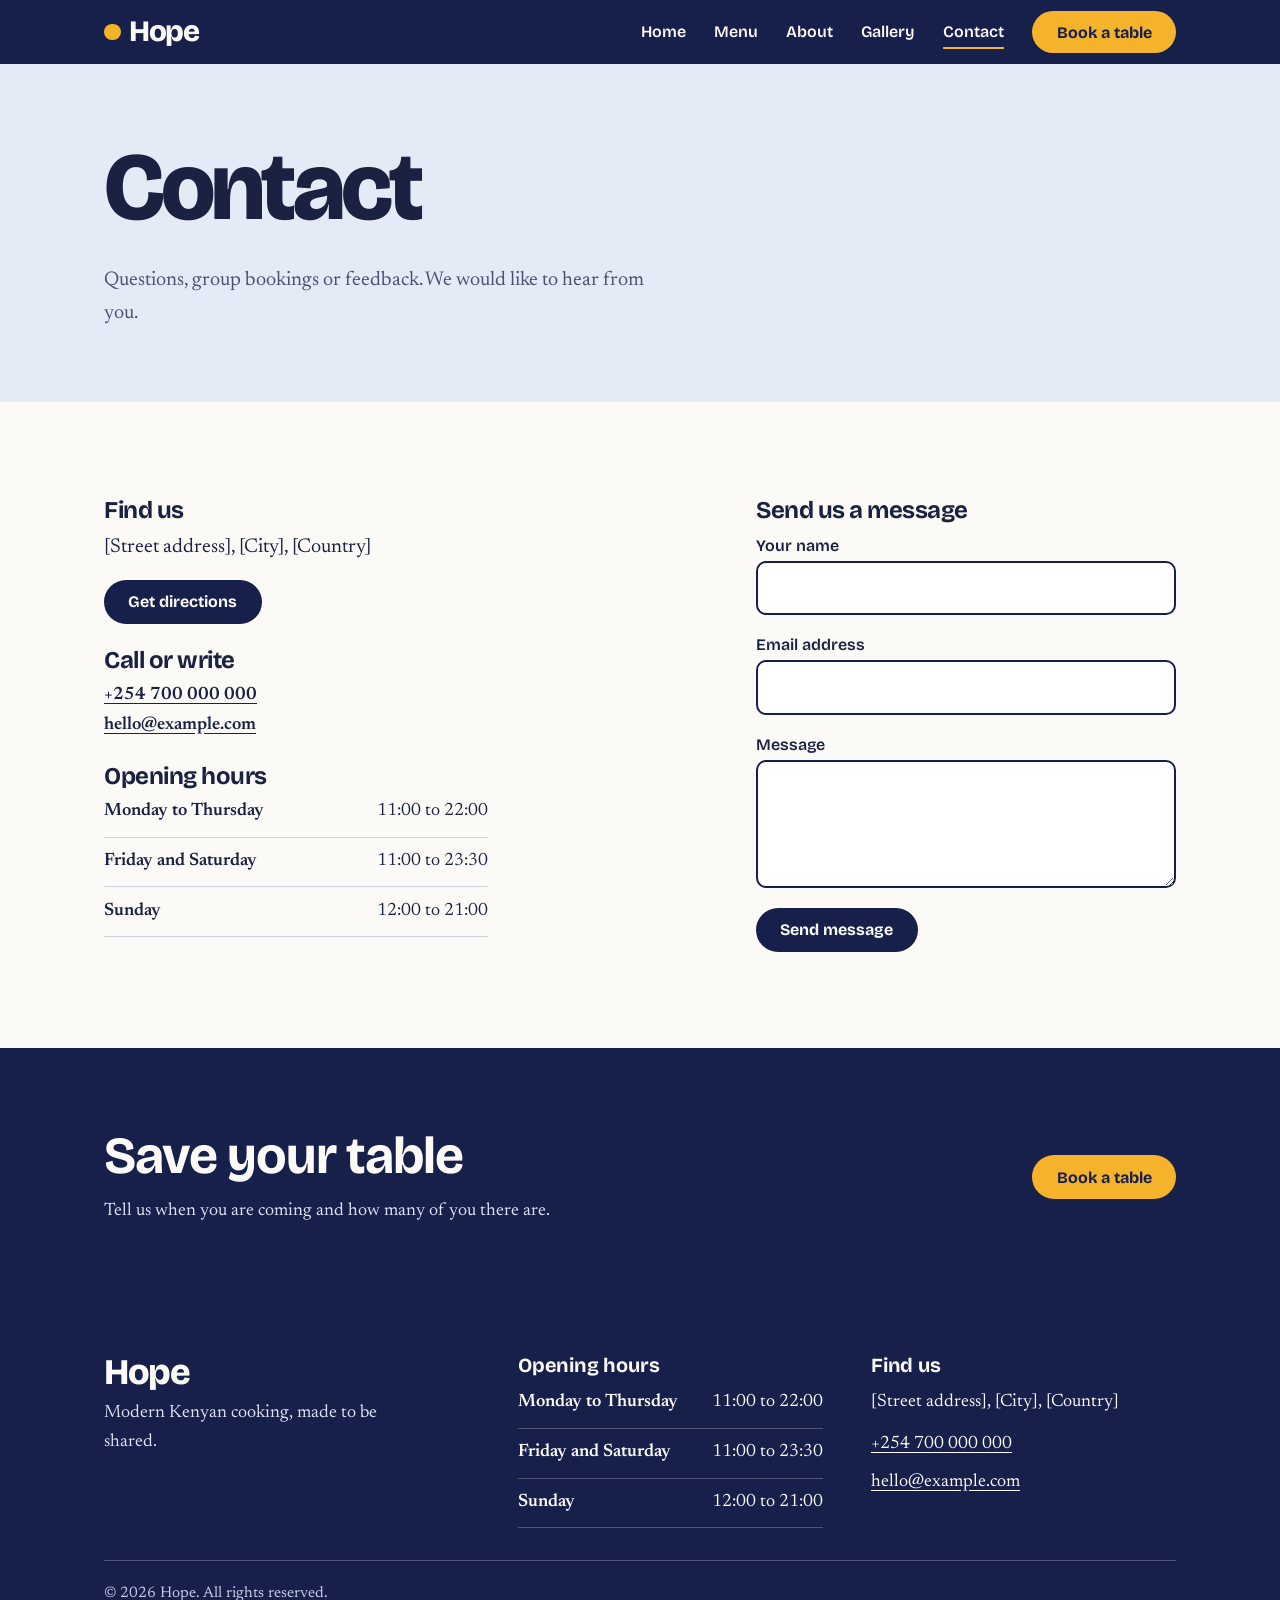
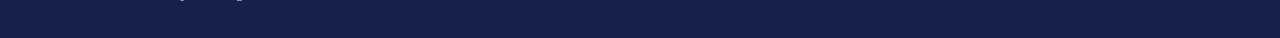
<file: contact.html>
<!DOCTYPE html>
<html lang="en">
<head>
  <meta charset="utf-8">
  <meta name="viewport" content="width=device-width, initial-scale=1">
  <title>Contact | Hope</title>
  <meta name="description" content="Find Hope, see opening hours, call us or send a message.">
  <meta name="theme-color" content="#171f4b">
  <meta property="og:type" content="restaurant.restaurant">
  <meta property="og:site_name" content="Hope">
  <meta property="og:title" content="Contact | Hope">
  <meta property="og:description" content="Find Hope, see opening hours, call us or send a message.">
  <!-- PLACEHOLDER: replace with the full web address of your share image once the site is live. -->
  <meta property="og:image" content="https://your-domain.example/images/og-cover.jpg">
  <meta name="twitter:card" content="summary_large_image">
  <link rel="icon" href="images/favicon.svg" type="image/svg+xml">
  <link rel="preconnect" href="https://fonts.googleapis.com">
  <link rel="preconnect" href="https://fonts.gstatic.com" crossorigin>
  <link rel="stylesheet" href="https://fonts.googleapis.com/css2?family=Bricolage+Grotesque:opsz,wght@12..96,500..800&family=Newsreader:ital,opsz,wght@0,6..72,400..600;1,6..72,400&display=swap">
  <link rel="stylesheet" href="css/styles.css">
</head>
<body>
  <a class="skip-link" href="#main">Skip to content</a>
  <header class="site-header">
    <div class="wrap header-inner">
      <a class="brand" href="index.html" aria-label="Hope, home"><span class="brand-sun" aria-hidden="true"></span>Hope</a>
      <a class="btn btn-sun btn-small header-book" href="reservations.html">Book a table</a>
      <button class="nav-toggle" type="button" aria-expanded="false" aria-controls="site-nav">
        <span class="nav-toggle-bars" aria-hidden="true"></span>
        <span class="sr-only">Open navigation</span>
      </button>
      <nav class="site-nav" id="site-nav" aria-label="Main">
        <ul>
          <li><a href="index.html">Home</a></li>
          <li><a href="menu.html">Menu</a></li>
          <li><a href="about.html">About</a></li>
          <li><a href="gallery.html">Gallery</a></li>
          <li><a href="contact.html" aria-current="page">Contact</a></li>
          <li class="nav-cta"><a href="reservations.html">Book a table</a></li>
        </ul>
      </nav>
    </div>
  </header>

  <main id="main">
    <div class="page-head">
      <div class="wrap">
        <h1>Contact</h1>
        <p class="lead">Questions, group bookings or feedback. We would like to hear from you.</p>
      </div>
    </div>

    <section class="section" aria-label="Contact details and message form">
      <div class="wrap form-wrap">
        <div class="details">
          <div>
            <h2 class="subtitle">Find us</h2>
            <address class="address" data-site="address">[Street address], [City], [Country]</address>
            <a class="btn btn-night" data-site="map" href="https://www.google.com/maps" target="_blank" rel="noopener">Get directions<span class="sr-only"> (opens in a new tab)</span></a>
          </div>
          <div>
            <h2 class="subtitle">Call or write</h2>
            <p><a class="link" data-site="phone" href="tel:+254700000000">+254 700 000 000</a></p>
            <p><a class="link" data-site="email" href="mailto:hello@example.com">hello@example.com</a></p>
            <p><a class="link" data-site="whatsapp" href="#" hidden>Message us on WhatsApp</a></p>
          </div>
          <div>
            <h2 class="subtitle">Opening hours</h2>
            <div data-site="hours">
              <dl class="hours-list">
                <div class="hours-row"><dt>Monday to Thursday</dt><dd>11:00 to 22:00</dd></div>
                <div class="hours-row"><dt>Friday and Saturday</dt><dd>11:00 to 23:30</dd></div>
                <div class="hours-row"><dt>Sunday</dt><dd>12:00 to 21:00</dd></div>
              </dl>
            </div>
          </div>
          <div class="map-embed" data-site="map-embed" hidden></div>
        </div>

        <form data-form="contact" novalidate>
          <h2 class="subtitle">Send us a message</h2>
          <div class="form-status" role="status" tabindex="-1" hidden></div>
          <div class="form-grid">
            <div class="field">
              <label for="name">Your name</label>
              <input id="name" name="name" type="text" autocomplete="name" required aria-describedby="name-error">
              <p class="field-error" id="name-error" hidden></p>
            </div>
            <div class="field">
              <label for="email">Email address</label>
              <input id="email" name="email" type="email" autocomplete="email" required aria-describedby="email-error">
              <p class="field-error" id="email-error" hidden></p>
            </div>
            <div class="field">
              <label for="message">Message</label>
              <textarea id="message" name="message" required aria-describedby="message-error"></textarea>
              <p class="field-error" id="message-error" hidden></p>
            </div>
            <div class="honeypot" aria-hidden="true">
              <label for="gotcha">Leave this field empty</label>
              <input id="gotcha" name="_gotcha" type="text" tabindex="-1" autocomplete="off">
            </div>
            <div>
              <button class="btn btn-night" type="submit">Send message</button>
            </div>
          </div>
        </form>
      </div>
    </section>

    <section class="cta-band" aria-labelledby="cta-title">
      <div class="wrap cta-inner">
        <div>
          <h2 id="cta-title">Save your table</h2>
          <p>Tell us when you are coming and how many of you there are.</p>
        </div>
        <a class="btn btn-sun" href="reservations.html">Book a table</a>
      </div>
    </section>
  </main>

  <footer class="site-footer">
    <div class="wrap footer-grid">
      <div>
        <p class="footer-brand">Hope</p>
        <p class="footer-note">Modern Kenyan cooking, made to be shared.</p>
        <div class="social" data-site="social"></div>
      </div>
      <div>
        <h2 class="footer-title">Opening hours</h2>
        <div data-site="hours">
          <dl class="hours-list">
            <div class="hours-row"><dt>Monday to Thursday</dt><dd>11:00 to 22:00</dd></div>
            <div class="hours-row"><dt>Friday and Saturday</dt><dd>11:00 to 23:30</dd></div>
            <div class="hours-row"><dt>Sunday</dt><dd>12:00 to 21:00</dd></div>
          </dl>
        </div>
      </div>
      <div>
        <h2 class="footer-title">Find us</h2>
        <address data-site="address">[Street address], [City], [Country]</address>
        <p><a data-site="phone" href="tel:+254700000000">+254 700 000 000</a></p>
        <p><a data-site="email" href="mailto:hello@example.com">hello@example.com</a></p>
        <p><a data-site="whatsapp" href="#" hidden>Message us on WhatsApp</a></p>
      </div>
    </div>
    <div class="wrap">
      <div class="footer-base">
        <p>&copy; <span data-site="year">2026</span> Hope. All rights reserved.</p>
        <p data-site="credits" hidden></p>
      </div>
    </div>
  </footer>

  <script src="js/config.js"></script>
  <script src="js/site.js"></script>
  <script src="js/forms.js"></script>
</body>
</html>
</file>
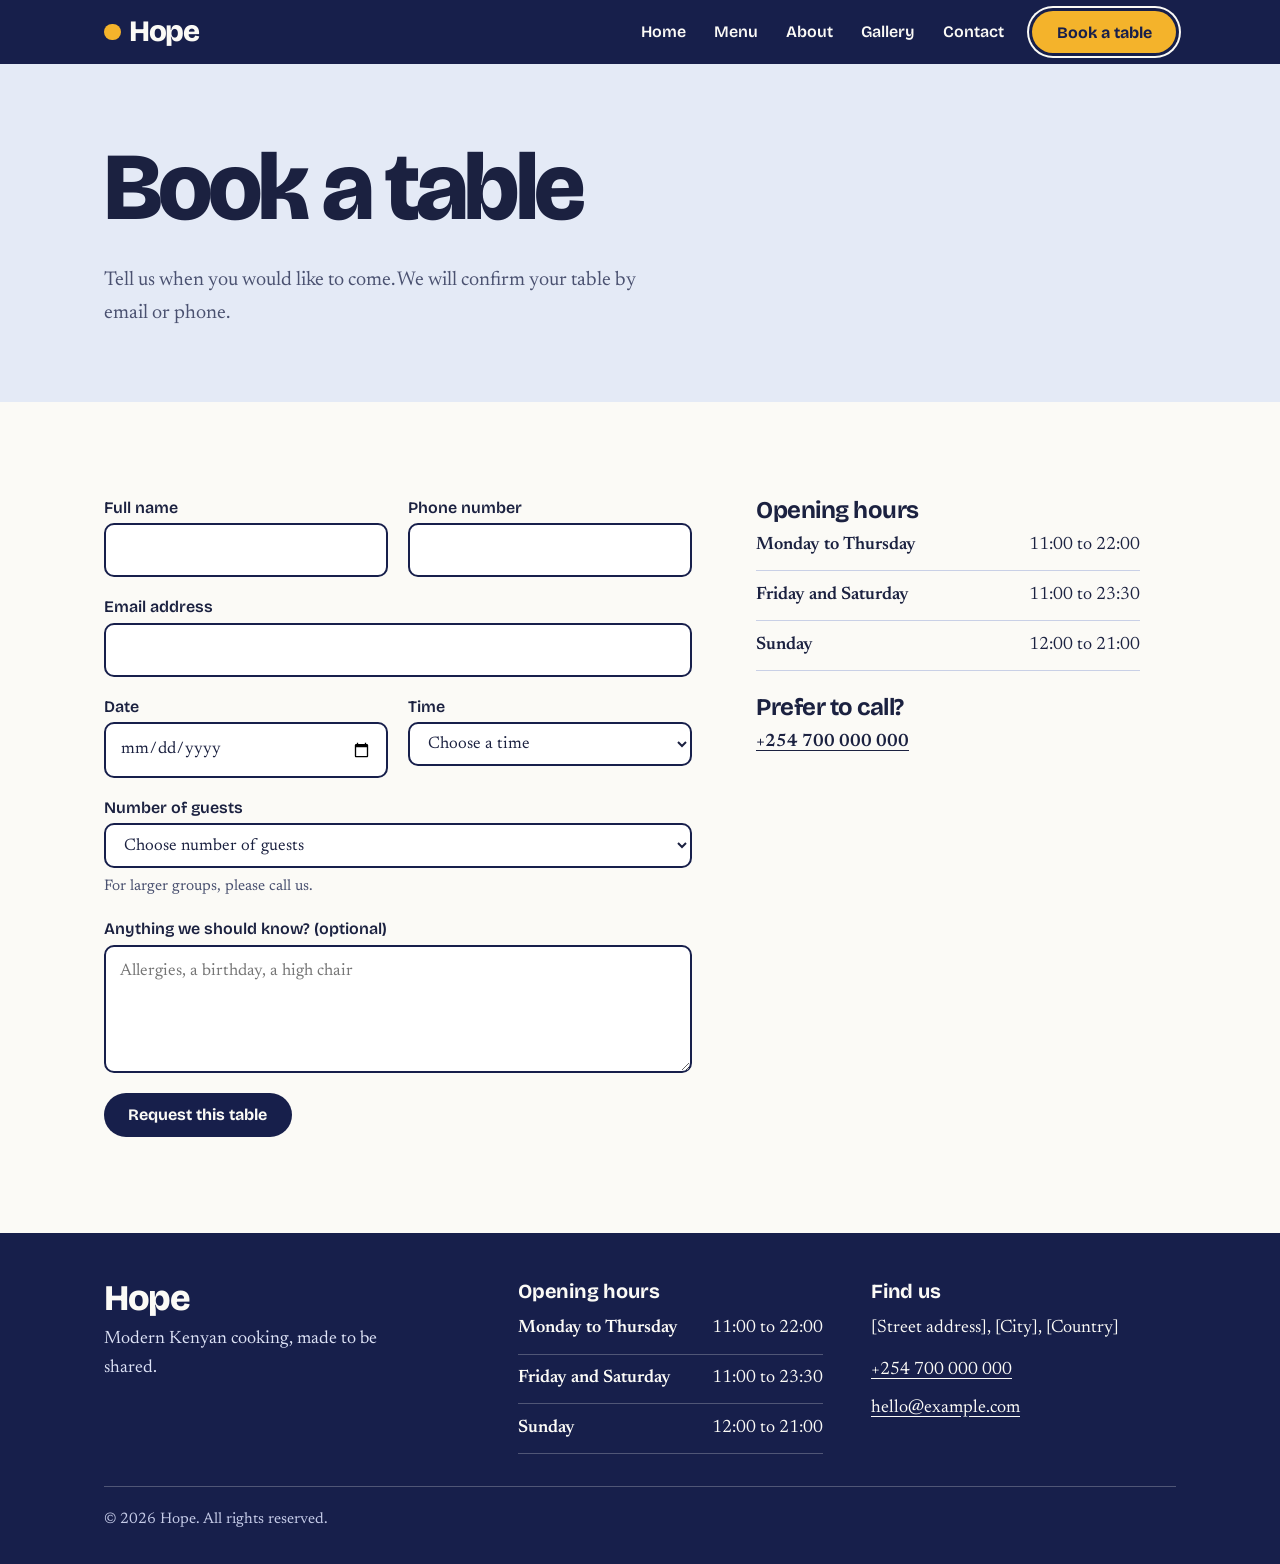
<file: reservations.html>
<!DOCTYPE html>
<html lang="en">
<head>
  <meta charset="utf-8">
  <meta name="viewport" content="width=device-width, initial-scale=1">
  <title>Book a table | Hope</title>
  <meta name="description" content="Reserve a table at Hope. Choose a date, time and party size and we will confirm by email or phone.">
  <meta name="theme-color" content="#171f4b">
  <meta property="og:type" content="restaurant.restaurant">
  <meta property="og:site_name" content="Hope">
  <meta property="og:title" content="Book a table | Hope">
  <meta property="og:description" content="Reserve a table at Hope. Choose a date, time and party size and we will confirm by email or phone.">
  <!-- PLACEHOLDER: replace with the full web address of your share image once the site is live. -->
  <meta property="og:image" content="https://your-domain.example/images/og-cover.jpg">
  <meta name="twitter:card" content="summary_large_image">
  <link rel="icon" href="images/favicon.svg" type="image/svg+xml">
  <link rel="preconnect" href="https://fonts.googleapis.com">
  <link rel="preconnect" href="https://fonts.gstatic.com" crossorigin>
  <link rel="stylesheet" href="https://fonts.googleapis.com/css2?family=Bricolage+Grotesque:opsz,wght@12..96,500..800&family=Newsreader:ital,opsz,wght@0,6..72,400..600;1,6..72,400&display=swap">
  <link rel="stylesheet" href="css/styles.css">
</head>
<body>
  <a class="skip-link" href="#main">Skip to content</a>
  <header class="site-header">
    <div class="wrap header-inner">
      <a class="brand" href="index.html" aria-label="Hope, home"><span class="brand-sun" aria-hidden="true"></span>Hope</a>
      <a class="btn btn-sun btn-small header-book" href="reservations.html" aria-current="page">Book a table</a>
      <button class="nav-toggle" type="button" aria-expanded="false" aria-controls="site-nav">
        <span class="nav-toggle-bars" aria-hidden="true"></span>
        <span class="sr-only">Open navigation</span>
      </button>
      <nav class="site-nav" id="site-nav" aria-label="Main">
        <ul>
          <li><a href="index.html">Home</a></li>
          <li><a href="menu.html">Menu</a></li>
          <li><a href="about.html">About</a></li>
          <li><a href="gallery.html">Gallery</a></li>
          <li><a href="contact.html">Contact</a></li>
          <li class="nav-cta"><a href="reservations.html" aria-current="page">Book a table</a></li>
        </ul>
      </nav>
    </div>
  </header>

  <main id="main">
    <div class="page-head">
      <div class="wrap">
        <h1>Book a table</h1>
        <p class="lead">Tell us when you would like to come. We will confirm your table by email or phone.</p>
      </div>
    </div>

    <section class="section" aria-label="Booking form">
      <div class="wrap form-wrap">
        <form data-form="booking" novalidate>
          <div class="form-status" role="status" tabindex="-1" hidden></div>
          <div class="form-grid form-grid--2">
            <div class="field">
              <label for="name">Full name</label>
              <input id="name" name="name" type="text" autocomplete="name" required aria-describedby="name-error">
              <p class="field-error" id="name-error" hidden></p>
            </div>
            <div class="field">
              <label for="phone">Phone number</label>
              <input id="phone" name="phone" type="tel" autocomplete="tel" required aria-describedby="phone-error">
              <p class="field-error" id="phone-error" hidden></p>
            </div>
            <div class="field field--full">
              <label for="email">Email address</label>
              <input id="email" name="email" type="email" autocomplete="email" required aria-describedby="email-error">
              <p class="field-error" id="email-error" hidden></p>
            </div>
            <div class="field">
              <label for="date">Date</label>
              <input id="date" name="date" type="date" required aria-describedby="date-error">
              <p class="field-error" id="date-error" hidden></p>
            </div>
            <div class="field">
              <label for="time">Time</label>
              <select id="time" name="time" required aria-describedby="time-error">
                <option value="">Choose a time</option>
              </select>
              <p class="field-error" id="time-error" hidden></p>
            </div>
            <div class="field field--full">
              <label for="guests">Number of guests</label>
              <select id="guests" name="guests" required aria-describedby="guests-hint guests-error">
                <option value="">Choose number of guests</option>
              </select>
              <p class="field-hint" id="guests-hint">For larger groups, please call us.</p>
              <p class="field-error" id="guests-error" hidden></p>
            </div>
            <div class="field field--full">
              <label for="notes">Anything we should know? (optional)</label>
              <textarea id="notes" name="notes" placeholder="Allergies, a birthday, a high chair"></textarea>
            </div>
            <div class="honeypot" aria-hidden="true">
              <label for="gotcha">Leave this field empty</label>
              <input id="gotcha" name="_gotcha" type="text" tabindex="-1" autocomplete="off">
            </div>
            <div class="field--full">
              <button class="btn btn-night" type="submit">Request this table</button>
            </div>
          </div>
        </form>

        <aside class="details" aria-label="Before you book">
          <div>
            <h2 class="subtitle">Opening hours</h2>
            <div data-site="hours">
              <dl class="hours-list">
                <div class="hours-row"><dt>Monday to Thursday</dt><dd>11:00 to 22:00</dd></div>
                <div class="hours-row"><dt>Friday and Saturday</dt><dd>11:00 to 23:30</dd></div>
                <div class="hours-row"><dt>Sunday</dt><dd>12:00 to 21:00</dd></div>
              </dl>
            </div>
          </div>
          <div>
            <h2 class="subtitle">Prefer to call?</h2>
            <p><a class="link" data-site="phone" href="tel:+254700000000">+254 700 000 000</a></p>
          </div>
        </aside>
      </div>
    </section>
  </main>

  <footer class="site-footer">
    <div class="wrap footer-grid">
      <div>
        <p class="footer-brand">Hope</p>
        <p class="footer-note">Modern Kenyan cooking, made to be shared.</p>
        <div class="social" data-site="social"></div>
      </div>
      <div>
        <h2 class="footer-title">Opening hours</h2>
        <div data-site="hours">
          <dl class="hours-list">
            <div class="hours-row"><dt>Monday to Thursday</dt><dd>11:00 to 22:00</dd></div>
            <div class="hours-row"><dt>Friday and Saturday</dt><dd>11:00 to 23:30</dd></div>
            <div class="hours-row"><dt>Sunday</dt><dd>12:00 to 21:00</dd></div>
          </dl>
        </div>
      </div>
      <div>
        <h2 class="footer-title">Find us</h2>
        <address data-site="address">[Street address], [City], [Country]</address>
        <p><a data-site="phone" href="tel:+254700000000">+254 700 000 000</a></p>
        <p><a data-site="email" href="mailto:hello@example.com">hello@example.com</a></p>
        <p><a data-site="whatsapp" href="#" hidden>Message us on WhatsApp</a></p>
      </div>
    </div>
    <div class="wrap">
      <div class="footer-base">
        <p>&copy; <span data-site="year">2026</span> Hope. All rights reserved.</p>
        <p data-site="credits" hidden></p>
      </div>
    </div>
  </footer>

  <script src="js/config.js"></script>
  <script src="js/site.js"></script>
  <script src="js/forms.js"></script>
</body>
</html>
</file>
<file: css/styles.css>
/* ==========================================================================
   Hope: styles
   To change the look, start with the colour and font tokens in :root.

   Contents
   1  Tokens          6  Hero
   2  Base            7  Content sections
   3  Layout          8  Menu
   4  Buttons         9  Gallery and lightbox
   5  Header          10 Forms
                      11 Footer
   ========================================================================== */

/* ---------- 1 Tokens ---------- */
:root {
  /* Colour. "Night" is the deep indigo of the sky before sunrise, "Sun" is the rising sun. */
  --night: #171f4b;
  --sun: #f4b32b;
  --sun-bright: #ffc94d;
  --paper: #fbfaf6;
  --sky: #e4eaf6;
  --ink: #1b2140;
  --muted: #4a5170;
  --chili: #b23a1e;
  --leaf: #24634a;
  --line: #c9d0e6;

  /* Type. Headings: Bricolage Grotesque. Body: Newsreader. Both fall back to system fonts. */
  --font-display: "Bricolage Grotesque", "Trebuchet MS", "Segoe UI", system-ui, sans-serif;
  --font-body: "Newsreader", Georgia, "Times New Roman", serif;

  --wrap: 72rem;
  --gutter: clamp(1.25rem, 4vw, 2.5rem);
  --radius: 0.625rem;
}

/* ---------- 2 Base ---------- */
*,
*::before,
*::after {
  box-sizing: border-box;
}

[hidden] {
  display: none !important;
}

html {
  -webkit-text-size-adjust: 100%;
  scroll-padding-top: 5rem;
}

body {
  margin: 0;
  background: var(--paper);
  color: var(--ink);
  font: 400 1.125rem/1.65 var(--font-body);
}

img {
  display: block;
  max-width: 100%;
}

h1,
h2,
h3 {
  margin: 0 0 0.5em;
  font-family: var(--font-display);
  font-weight: 700;
  line-height: 1.08;
  letter-spacing: -0.02em;
  text-wrap: balance;
}

h2 {
  font-size: clamp(2rem, 5vw, 3.25rem);
}

h3 {
  font-size: 1.25rem;
  letter-spacing: -0.01em;
}

p {
  margin: 0 0 1em;
}

a {
  color: inherit;
  text-underline-offset: 0.2em;
}

.link {
  font-weight: 600;
}

:focus-visible {
  outline: 3px solid var(--night);
  outline-offset: 3px;
}

.site-header :focus-visible,
.hero :focus-visible,
.site-footer :focus-visible,
.cta-band :focus-visible,
.lightbox :focus-visible {
  outline-color: var(--sun);
}

.sr-only {
  position: absolute;
  width: 1px;
  height: 1px;
  margin: -1px;
  padding: 0;
  overflow: hidden;
  clip: rect(0 0 0 0);
  white-space: nowrap;
  border: 0;
}

.skip-link {
  position: absolute;
  left: 1rem;
  top: -4rem;
  z-index: 100;
  padding: 0.75rem 1.25rem;
  background: var(--sun);
  color: var(--night);
  font: 700 1rem var(--font-display);
  border-radius: 999px;
}

.skip-link:focus {
  top: 0.75rem;
}

/* ---------- 3 Layout ---------- */
.wrap {
  width: 100%;
  max-width: var(--wrap);
  margin-inline: auto;
  padding-inline: var(--gutter);
}

.section {
  padding-block: clamp(3rem, 8vw, 6rem);
}

.section-sky {
  background: var(--sky);
}

.section-head {
  display: flex;
  flex-wrap: wrap;
  align-items: end;
  justify-content: space-between;
  gap: 1rem 2rem;
  margin-bottom: 2rem;
}

.section-head h2 {
  margin: 0;
}

.split {
  display: grid;
  gap: 2.5rem 4rem;
}

.split > h2 {
  margin: 0;
}

@media (min-width: 52rem) {
  .split {
    grid-template-columns: 1fr 1.2fr;
    align-items: start;
  }
}

.prose {
  max-width: 38rem;
}

.prose > :last-child {
  margin-bottom: 0;
}

.page-head {
  padding-block: clamp(2.5rem, 6vw, 4.5rem);
  background: var(--sky);
}

.page-head h1 {
  margin-bottom: 0.25em;
  font-size: clamp(3rem, 9vw, 6rem);
  font-weight: 800;
  letter-spacing: -0.04em;
}

.lead {
  max-width: 36rem;
  margin: 0;
  font-size: 1.25rem;
  color: var(--muted);
}

/* ---------- 4 Buttons ---------- */
.btn {
  display: inline-flex;
  align-items: center;
  justify-content: center;
  min-height: 2.75rem;
  padding: 0.6rem 1.4rem;
  border: 2px solid transparent;
  border-radius: 999px;
  font: 700 1rem/1.1 var(--font-display);
  text-align: center;
  text-decoration: none;
  cursor: pointer;
  transition: background-color 0.15s, color 0.15s, border-color 0.15s;
}

.btn:disabled {
  opacity: 0.6;
  cursor: wait;
}

.btn-sun {
  background: var(--sun);
  color: var(--night);
}

.btn-sun:hover {
  background: var(--sun-bright);
}

.btn-night {
  background: var(--night);
  color: var(--paper);
}

.btn-night:hover {
  background: #262f66;
}

.btn-outline {
  border-color: var(--night);
  color: var(--night);
  background: transparent;
}

.btn-outline:hover {
  background: var(--night);
  color: var(--paper);
}

.btn-outline-light {
  border-color: var(--paper);
  color: var(--paper);
  background: transparent;
}

.btn-outline-light:hover {
  background: var(--paper);
  color: var(--night);
}

.header-book {
  white-space: nowrap;
}

.btn-small {
  min-height: 2.5rem;
  padding: 0.4rem 1.1rem;
  font-size: 0.95rem;
}

/* ---------- 5 Header ---------- */
.site-header {
  position: sticky;
  top: 0;
  z-index: 50;
  background: var(--night);
  color: var(--paper);
}

.header-inner {
  display: flex;
  align-items: center;
  gap: 0.75rem;
  min-height: 4rem;
  padding-block: 0.5rem;
}

.brand {
  display: inline-flex;
  align-items: center;
  gap: 0.5rem;
  margin-right: auto;
  color: var(--paper);
  font: 800 1.85rem/1 var(--font-display);
  letter-spacing: -0.04em;
  text-decoration: none;
}

.brand-sun {
  width: 1.05rem;
  height: 1.05rem;
  border-radius: 50%;
  background: var(--sun);
}

.nav-toggle {
  display: inline-flex;
  align-items: center;
  justify-content: center;
  width: 2.75rem;
  height: 2.75rem;
  padding: 0;
  border: 2px solid var(--paper);
  border-radius: 999px;
  background: transparent;
  color: var(--paper);
  cursor: pointer;
}

.nav-toggle-bars,
.nav-toggle-bars::before,
.nav-toggle-bars::after {
  display: block;
  width: 1.1rem;
  height: 2px;
  background: currentColor;
  border-radius: 2px;
}

.nav-toggle-bars {
  position: relative;
}

.nav-toggle-bars::before,
.nav-toggle-bars::after {
  content: "";
  position: absolute;
  left: 0;
}

.nav-toggle-bars::before {
  top: -6px;
}

.nav-toggle-bars::after {
  top: 6px;
}

.site-nav {
  position: absolute;
  top: 100%;
  left: 0;
  right: 0;
  padding: 0.5rem var(--gutter) 1.25rem;
  background: var(--night);
  border-top: 1px solid rgba(251, 250, 246, 0.2);
}

.js .site-nav:not(.is-open) {
  display: none;
}

.site-nav ul {
  display: grid;
  margin: 0;
  padding: 0;
  list-style: none;
}

.site-nav a {
  display: block;
  padding: 0.7rem 0;
  border-bottom: 2px solid transparent;
  color: var(--paper);
  font: 600 1.1rem var(--font-display);
  text-decoration: none;
}

.site-nav a:hover,
.site-nav a[aria-current="page"] {
  border-bottom-color: var(--sun);
}

.nav-cta {
  display: none;
}

@media (min-width: 52rem) {
  .nav-toggle,
  .header-book {
    display: none;
  }

  .brand {
    margin-right: 0;
  }

  .site-nav,
  .js .site-nav:not(.is-open) {
    position: static;
    display: block;
    margin-left: auto;
    padding: 0;
    background: none;
    border: 0;
  }

  .site-nav ul {
    display: flex;
    align-items: center;
    gap: 1.75rem;
  }

  .site-nav a {
    padding: 0.4rem 0;
    font-size: 1rem;
  }

  .nav-cta {
    display: block;
  }

  .site-nav .nav-cta a {
    display: inline-flex;
    padding: 0.6rem 1.4rem;
    border: 2px solid transparent;
    border-radius: 999px;
    background: var(--sun);
    color: var(--night);
    font-weight: 700;
  }

  .site-nav .nav-cta a:hover {
    background: var(--sun-bright);
    border-bottom-color: transparent;
  }

  .site-nav .nav-cta a[aria-current="page"] {
    box-shadow: 0 0 0 3px var(--night), 0 0 0 5px var(--paper);
  }
}

/* ---------- 6 Hero: the rising sun ---------- */
.hero {
  position: relative;
  overflow: hidden;
  background: var(--night);
  color: var(--paper);
}

.hero-inner {
  display: grid;
  gap: 2.5rem;
  padding-top: clamp(2.5rem, 7vw, 5rem);
}

.hero h1 {
  margin: 0 0 0.15em;
  font-size: min(30vw, 8.5rem);
  font-weight: 800;
  line-height: 0.85;
  letter-spacing: -0.05em;
}

.hero-tagline {
  max-width: 22ch;
  margin-bottom: 1.75rem;
  color: #dde2f6;
  font-size: clamp(1.35rem, 3vw, 1.85rem);
  line-height: 1.3;
}

.hero-actions {
  display: flex;
  flex-wrap: wrap;
  gap: 0.75rem;
}

/* The sun is a circle that rises into a clipping box. A photo placed inside fills the circle. */
.sun-wrap {
  --sun-size: min(88vw, 32rem);
  width: var(--sun-size);
  height: calc(var(--sun-size) * 0.5);
  margin-inline: auto;
  overflow: hidden;
}

.sun {
  width: var(--sun-size);
  aspect-ratio: 1;
  overflow: hidden;
  border-radius: 50%;
  background: var(--sun);
  animation: rise 1.4s cubic-bezier(0.2, 0.7, 0.2, 1) both;
}

.sun img {
  width: 100%;
  height: 100%;
  object-fit: cover;
  color: transparent;
  font-size: 0;
}

@keyframes rise {
  from {
    transform: translateY(100%);
  }
  to {
    transform: none;
  }
}

@media (min-width: 52rem) {
  .hero-inner {
    grid-template-columns: 1.1fr 0.9fr;
    align-items: end;
    gap: 2rem;
  }

  .hero-copy {
    padding-bottom: clamp(3rem, 7vw, 5rem);
  }

  .hero h1 {
    font-size: clamp(6rem, 16vw, 12rem);
  }

  .sun-wrap {
    --sun-size: min(38vw, 34rem);
    height: calc(var(--sun-size) * 0.78);
    margin-inline: 0;
    justify-self: end;
  }
}

/* ---------- 7 Content sections ---------- */
.featured {
  display: grid;
  grid-template-columns: repeat(2, minmax(0, 1fr));
  gap: 2rem 1rem;
  margin: 0;
  padding: 0;
  list-style: none;
}

@media (min-width: 52rem) {
  .featured {
    grid-template-columns: repeat(4, minmax(0, 1fr));
    gap: 2rem;
  }
}

.address {
  margin-bottom: 1rem;
  font-style: normal;
  font-size: 1.25rem;
}

.hours-list {
  display: grid;
  gap: 0.6rem;
  max-width: 24rem;
  margin: 0;
}

.hours-row {
  display: flex;
  justify-content: space-between;
  gap: 1.5rem;
  padding-bottom: 0.6rem;
  border-bottom: 1px solid var(--line);
}

.hours-row dt {
  font-weight: 600;
}

.hours-row dd {
  margin: 0;
  text-align: right;
}

.subtitle {
  margin-top: 0;
  font-size: 1.5rem;
}

.visit-actions {
  display: flex;
  flex-wrap: wrap;
  gap: 0.75rem;
  align-items: center;
}

.cta-band {
  padding-block: clamp(3rem, 7vw, 5rem);
  background: var(--night);
  color: var(--paper);
}

.cta-inner {
  display: flex;
  flex-wrap: wrap;
  align-items: center;
  justify-content: space-between;
  gap: 1.5rem 3rem;
}

.cta-inner h2 {
  margin: 0 0 0.25em;
}

.cta-inner p {
  margin: 0;
  color: #dde2f6;
}

.about-photo {
  width: min(100%, 22rem);
}

.values {
  display: grid;
  gap: 2rem;
  margin: 0;
  padding: 0;
  list-style: none;
}

.values li {
  padding-top: 1rem;
  border-top: 3px solid var(--night);
}

.values h3 {
  margin-bottom: 0.4em;
}

.values p {
  margin: 0;
  color: var(--muted);
}

@media (min-width: 52rem) {
  .values {
    grid-template-columns: repeat(3, 1fr);
    gap: 2.5rem;
  }
}

/* ---------- 8 Menu ---------- */
.dish {
  display: grid;
  grid-template-columns: 6.5rem 1fr;
  gap: 1rem;
  align-items: start;
}

.dish--feature {
  display: block;
}

.arch {
  position: relative;
  aspect-ratio: 4 / 5;
  overflow: hidden;
  border-radius: 999px 999px var(--radius) var(--radius);
  background: var(--sky);
}

.arch img {
  position: absolute;
  inset: 0;
  width: 100%;
  height: 100%;
  object-fit: cover;
}

.dish--feature .arch {
  margin-bottom: 1rem;
}

.dish-head {
  display: flex;
  align-items: baseline;
  justify-content: space-between;
  gap: 0.75rem;
}

.dish--feature .dish-head {
  flex-direction: column;
  gap: 0.15rem;
}

.dish-name {
  margin: 0;
  font-size: 1.15rem;
  line-height: 1.2;
}

.dish-price {
  margin: 0;
  font: 700 1.1rem var(--font-display);
  white-space: nowrap;
}

.dish-desc {
  margin: 0.35rem 0 0;
  color: var(--muted);
  font-size: 1rem;
  line-height: 1.5;
}

.dish--feature .dish-desc {
  display: none;
}

@media (min-width: 40rem) {
  .dish--feature .dish-desc {
    display: block;
  }
}

.tags {
  display: flex;
  flex-wrap: wrap;
  gap: 0.35rem;
  margin: 0.6rem 0 0;
  padding: 0;
  list-style: none;
}

.tag {
  padding: 0.25rem 0.6rem;
  border: 1px solid currentColor;
  border-radius: 999px;
  font: 600 0.8125rem/1.2 var(--font-display);
}

.tag-vegetarian,
.tag-vegan {
  color: var(--leaf);
}

.tag-halal {
  color: #2b3570;
}

.tag-spicy {
  color: var(--chili);
}

.tag-gluten-free {
  color: #7a5300;
}

.dish--feature .tags {
  display: none;
}

.filters {
  display: grid;
  gap: 1.25rem;
  margin-bottom: 2.5rem;
}

.filter-label {
  display: block;
  margin-bottom: 0.4rem;
  color: var(--muted);
  font: 600 0.95rem var(--font-display);
}

.chips {
  display: flex;
  flex-wrap: wrap;
  gap: 0.5rem;
}

.chip {
  min-height: 2.5rem;
  padding: 0.4rem 1rem;
  border: 2px solid var(--night);
  border-radius: 999px;
  background: transparent;
  color: var(--night);
  font: 600 0.95rem var(--font-display);
  cursor: pointer;
}

.chip:hover {
  background: var(--sky);
}

.chip[aria-pressed="true"] {
  background: var(--night);
  color: var(--paper);
}

.filter-status {
  display: flex;
  flex-wrap: wrap;
  align-items: center;
  gap: 0.75rem 1rem;
  min-height: 2.5rem;
}

.filter-status p {
  margin: 0;
  color: var(--muted);
  font-weight: 500;
}

.menu-section h2 {
  margin-bottom: 1.25rem;
  padding-bottom: 0.4rem;
  border-bottom: 2px solid var(--night);
  font-size: clamp(1.75rem, 4vw, 2.5rem);
}

.menu-section + .menu-section {
  margin-top: 3rem;
}

.dish-list {
  display: grid;
  gap: 1.75rem 3rem;
  margin: 0;
  padding: 0;
  list-style: none;
}

@media (min-width: 56rem) {
  .dish-list {
    grid-template-columns: 1fr 1fr;
  }
}

.empty-state {
  padding: 2rem 0;
}

/* Placeholder shown when a photo file is missing */
.ph {
  position: absolute;
  inset: 0;
  display: grid;
  place-items: center;
  padding: 1rem;
  background-color: var(--ph-bg, var(--sky));
  background-image: radial-gradient(
    circle at 50% 55%,
    transparent 0 30%,
    rgba(23, 31, 75, 0.14) 30% 31%,
    transparent 31% 46%,
    rgba(23, 31, 75, 0.14) 46% 47%,
    transparent 47%
  );
  color: var(--night);
  text-align: center;
}

.ph span {
  font: 600 1rem var(--font-display);
}

.ph-starters {
  --ph-bg: #e4eaf6;
}

.ph-mains {
  --ph-bg: #f9e7bd;
}

.ph-desserts {
  --ph-bg: #f5dad2;
}

.ph-drinks {
  --ph-bg: #d9ece2;
}

/* ---------- 9 Gallery and lightbox ---------- */
.gallery {
  display: grid;
  grid-template-columns: repeat(2, 1fr);
  gap: 0.75rem;
  margin: 0;
  padding: 0;
  list-style: none;
}

@media (min-width: 52rem) {
  .gallery {
    grid-template-columns: repeat(3, 1fr);
    gap: 1rem;
  }
}

.tile {
  position: relative;
  display: block;
  width: 100%;
  aspect-ratio: 4 / 3;
  padding: 0;
  overflow: hidden;
  border: 0;
  border-radius: var(--radius);
  background: var(--sky);
  cursor: zoom-in;
}

.tile img {
  position: absolute;
  inset: 0;
  width: 100%;
  height: 100%;
  object-fit: cover;
  transition: transform 0.4s;
}

.tile:hover img {
  transform: scale(1.04);
}

.lightbox {
  width: min(92vw, 60rem);
  max-width: none;
  padding: 0;
  border: 0;
  border-radius: var(--radius);
  background: var(--night);
  color: var(--paper);
}

.lightbox::backdrop {
  background: rgba(23, 31, 75, 0.88);
}

.lightbox figure {
  margin: 0;
}

.lightbox-media {
  position: relative;
  aspect-ratio: 4 / 3;
  max-height: 75vh;
  width: 100%;
  background: var(--sky);
}

.lightbox-media img {
  position: absolute;
  inset: 0;
  width: 100%;
  height: 100%;
  object-fit: contain;
  background: var(--night);
}

.lightbox figcaption {
  padding: 0.9rem 1.25rem 0;
  font-size: 1.05rem;
}

.lightbox-controls {
  display: flex;
  flex-wrap: wrap;
  gap: 0.6rem;
  padding: 0.9rem 1.25rem 1.25rem;
}

.lightbox-controls .close {
  margin-left: auto;
}

/* ---------- 10 Forms ---------- */
.form-wrap {
  display: grid;
  gap: 2.5rem 4rem;
}

@media (min-width: 52rem) {
  .form-wrap {
    grid-template-columns: 1.4fr 1fr;
    align-items: start;
  }
}

.form-grid {
  display: grid;
  gap: 1.25rem;
}

@media (min-width: 40rem) {
  .form-grid--2 {
    grid-template-columns: 1fr 1fr;
  }

  .field--full {
    grid-column: 1 / -1;
  }
}

.field {
  display: grid;
  gap: 0.4rem;
  align-content: start;
}

.field label {
  font: 600 1rem var(--font-display);
}

.field input,
.field select,
.field textarea {
  width: 100%;
  min-height: 2.75rem;
  padding: 0.7rem 0.9rem;
  border: 2px solid var(--night);
  border-radius: var(--radius);
  background: #fff;
  color: var(--ink);
  font: inherit;
  font-size: 1.05rem;
}

.field textarea {
  min-height: 8rem;
  resize: vertical;
}

.field [aria-invalid="true"] {
  border-color: var(--chili);
  box-shadow: 0 0 0 1px var(--chili);
}

.field-hint {
  margin: 0;
  color: var(--muted);
  font-size: 0.95rem;
}

.field-error {
  margin: 0;
  color: var(--chili);
  font: 600 0.95rem var(--font-display);
}

.honeypot {
  position: absolute;
  left: -9999px;
  width: 1px;
  height: 1px;
  overflow: hidden;
}

.form-status {
  margin: 0 0 1.25rem;
  padding: 1rem 1.25rem;
  border-left: 6px solid var(--leaf);
  background: #e3f0e9;
  color: var(--ink);
}

.form-status p {
  margin: 0 0 0.4rem;
}

.form-status p:last-child {
  margin-bottom: 0;
}

.form-status-title {
  font: 700 1.15rem var(--font-display);
}

.form-status--error {
  border-left-color: var(--chili);
  background: #f8e4de;
}

.details {
  display: grid;
  gap: 1.5rem;
}

.details h2,
.details h3 {
  margin-bottom: 0.3em;
}

.details p {
  margin: 0;
}

.map-embed iframe {
  display: block;
  width: 100%;
  height: 20rem;
  border: 0;
  border-radius: var(--radius);
}

/* ---------- 11 Footer ---------- */
.site-footer {
  background: var(--night);
  color: var(--paper);
}

.footer-grid {
  display: grid;
  gap: 2rem;
  padding-block: 3rem 2rem;
}

@media (min-width: 52rem) {
  .footer-grid {
    grid-template-columns: 1.2fr 1fr 1fr;
    gap: 3rem;
  }
}

.footer-brand {
  margin: 0 0 0.25rem;
  font: 800 2.25rem/1 var(--font-display);
  letter-spacing: -0.04em;
}

.footer-note {
  max-width: 20rem;
  color: #dde2f6;
}

.footer-title {
  margin: 0 0 0.75rem;
  font-size: 1.25rem;
  letter-spacing: -0.01em;
}

.site-footer address {
  margin-bottom: 0.75rem;
  font-style: normal;
}

.site-footer p {
  margin-bottom: 0.5rem;
}

.site-footer .hours-row {
  border-bottom-color: rgba(251, 250, 246, 0.25);
}

.social {
  display: flex;
  flex-wrap: wrap;
  gap: 0.5rem 1.25rem;
  margin-top: 1rem;
}

.social-link {
  font-weight: 600;
}

.footer-base {
  display: flex;
  flex-wrap: wrap;
  justify-content: space-between;
  gap: 0.5rem 2rem;
  padding-block: 1.25rem 2rem;
  border-top: 1px solid rgba(251, 250, 246, 0.25);
  color: #c5cbe8;
  font-size: 0.95rem;
}

.footer-base p {
  margin: 0;
}

/* ---------- Motion preferences ---------- */
@media (prefers-reduced-motion: reduce) {
  *,
  *::before,
  *::after {
    animation: none !important;
    transition: none !important;
    scroll-behavior: auto !important;
  }
}
</file>
